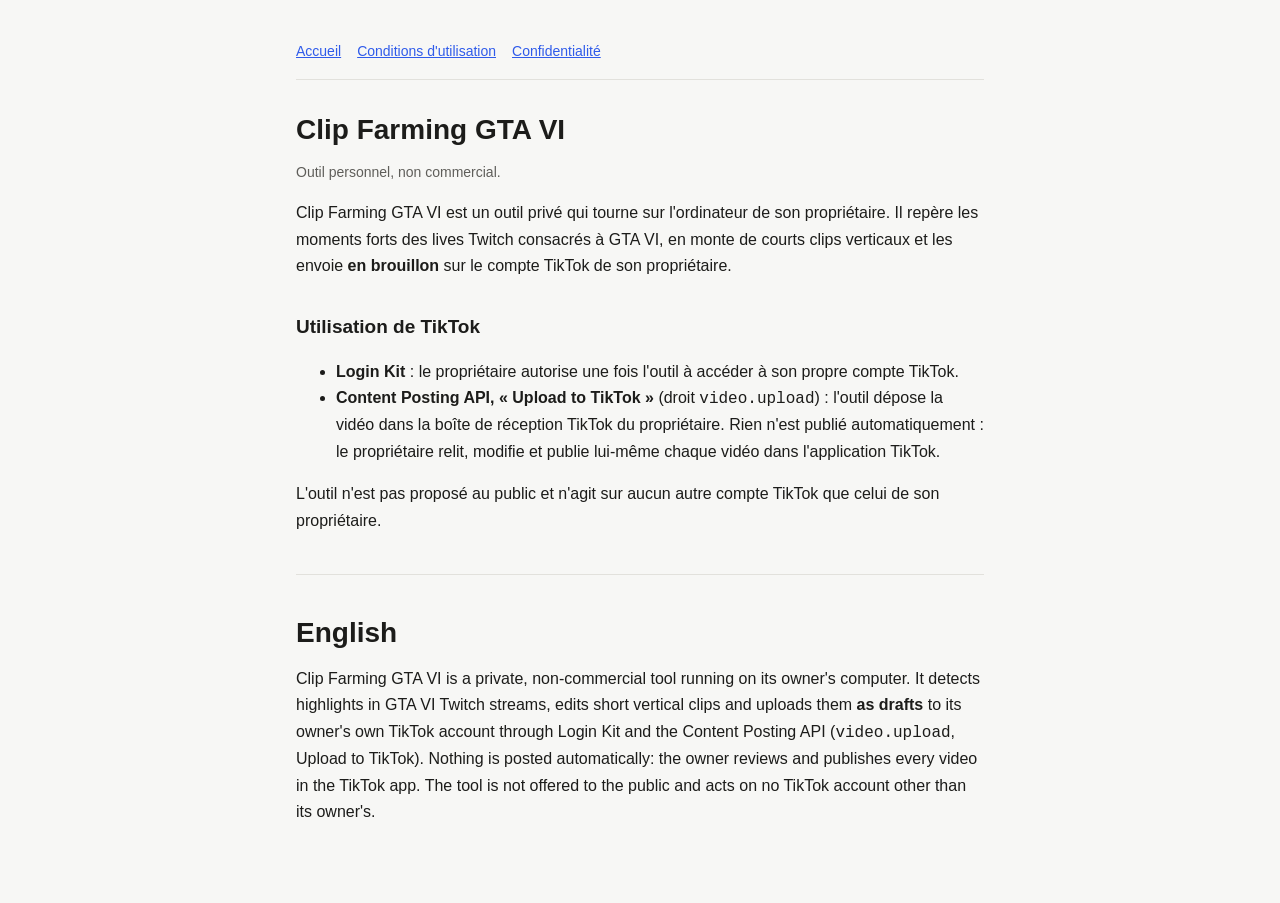
<file: index.html>
<!doctype html>
<html lang="fr">
<head>
  <meta charset="utf-8">
  <meta name="viewport" content="width=device-width, initial-scale=1">
  <title>Clip Farming GTA VI</title>
  <meta name="description" content="Outil personnel qui prépare des clips de lives GTA VI et les envoie en brouillon sur un compte TikTok.">
  <link rel="stylesheet" href="style.css">
</head>
<body>
<main>
  <nav><a href="index.html">Accueil</a><a href="terms.html">Conditions d'utilisation</a><a href="privacy.html">Confidentialité</a></nav>

  <h1>Clip Farming GTA VI</h1>
  <p class="muted">Outil personnel, non commercial.</p>

  <p>Clip Farming GTA VI est un outil privé qui tourne sur l'ordinateur de son propriétaire. Il repère les moments forts des lives Twitch consacrés à GTA VI, en monte de courts clips verticaux et les envoie <strong>en brouillon</strong> sur le compte TikTok de son propriétaire.</p>

  <h2>Utilisation de TikTok</h2>
  <ul>
    <li><strong>Login Kit</strong> : le propriétaire autorise une fois l'outil à accéder à son propre compte TikTok.</li>
    <li><strong>Content Posting API, « Upload to TikTok »</strong> (droit <code>video.upload</code>) : l'outil dépose la vidéo dans la boîte de réception TikTok du propriétaire. Rien n'est publié automatiquement : le propriétaire relit, modifie et publie lui-même chaque vidéo dans l'application TikTok.</li>
  </ul>
  <p>L'outil n'est pas proposé au public et n'agit sur aucun autre compte TikTok que celui de son propriétaire.</p>

  <hr>
  <h1>English</h1>
  <p>Clip Farming GTA VI is a private, non-commercial tool running on its owner's computer. It detects highlights in GTA VI Twitch streams, edits short vertical clips and uploads them <strong>as drafts</strong> to its owner's own TikTok account through Login Kit and the Content Posting API (<code>video.upload</code>, Upload to TikTok). Nothing is posted automatically: the owner reviews and publishes every video in the TikTok app. The tool is not offered to the public and acts on no TikTok account other than its owner's.</p>
</main>
</body>
</html>
</file>
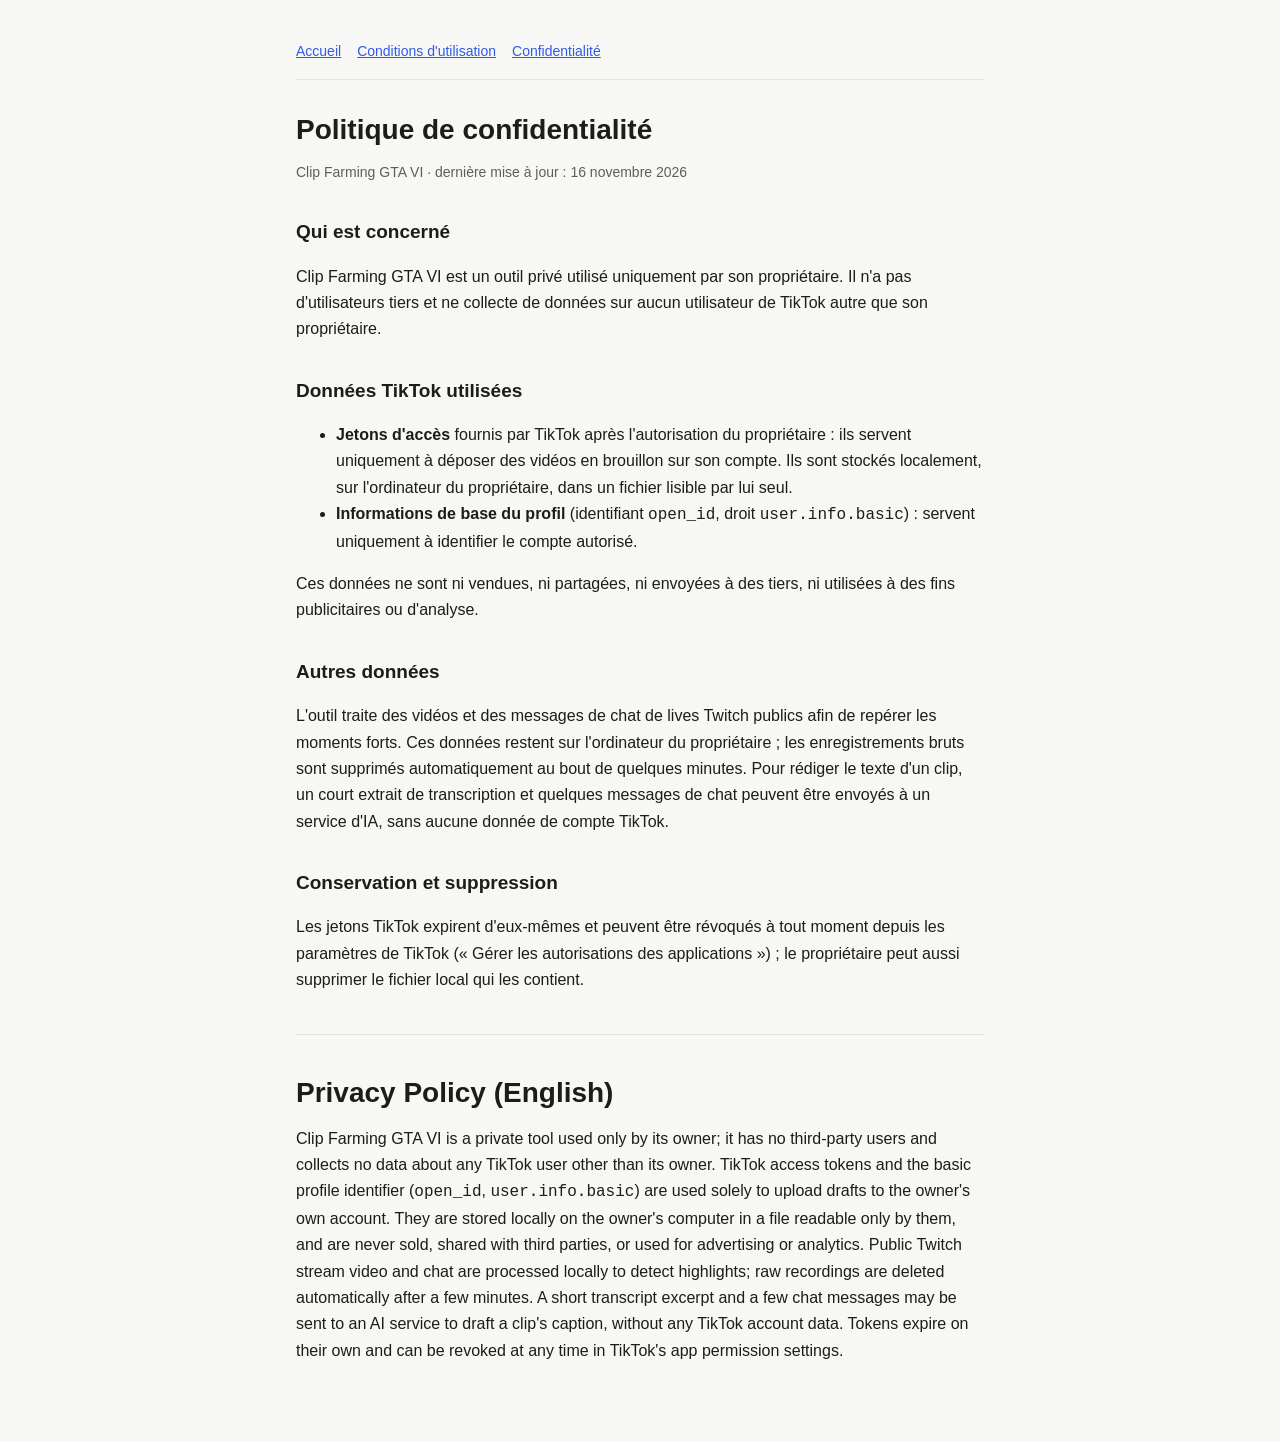
<file: privacy.html>
<!doctype html>
<html lang="fr">
<head>
  <meta charset="utf-8">
  <meta name="viewport" content="width=device-width, initial-scale=1">
  <title>Politique de confidentialité</title>
  <meta name="description" content="Politique de confidentialité de l'outil personnel Clip Farming GTA VI.">
  <link rel="stylesheet" href="style.css">
</head>
<body>
<main>
  <nav><a href="index.html">Accueil</a><a href="terms.html">Conditions d'utilisation</a><a href="privacy.html">Confidentialité</a></nav>

  <h1>Politique de confidentialité</h1>
  <p class="muted">Clip Farming GTA VI · dernière mise à jour : 16 novembre 2026</p>

  <h2>Qui est concerné</h2>
  <p>Clip Farming GTA VI est un outil privé utilisé uniquement par son propriétaire. Il n'a pas d'utilisateurs tiers et ne collecte de données sur aucun utilisateur de TikTok autre que son propriétaire.</p>

  <h2>Données TikTok utilisées</h2>
  <ul>
    <li><strong>Jetons d'accès</strong> fournis par TikTok après l'autorisation du propriétaire : ils servent uniquement à déposer des vidéos en brouillon sur son compte. Ils sont stockés localement, sur l'ordinateur du propriétaire, dans un fichier lisible par lui seul.</li>
    <li><strong>Informations de base du profil</strong> (identifiant <code>open_id</code>, droit <code>user.info.basic</code>) : servent uniquement à identifier le compte autorisé.</li>
  </ul>
  <p>Ces données ne sont ni vendues, ni partagées, ni envoyées à des tiers, ni utilisées à des fins publicitaires ou d'analyse.</p>

  <h2>Autres données</h2>
  <p>L'outil traite des vidéos et des messages de chat de lives Twitch publics afin de repérer les moments forts. Ces données restent sur l'ordinateur du propriétaire ; les enregistrements bruts sont supprimés automatiquement au bout de quelques minutes. Pour rédiger le texte d'un clip, un court extrait de transcription et quelques messages de chat peuvent être envoyés à un service d'IA, sans aucune donnée de compte TikTok.</p>

  <h2>Conservation et suppression</h2>
  <p>Les jetons TikTok expirent d'eux-mêmes et peuvent être révoqués à tout moment depuis les paramètres de TikTok (« Gérer les autorisations des applications ») ; le propriétaire peut aussi supprimer le fichier local qui les contient.</p>

  <hr>
  <h1>Privacy Policy (English)</h1>
  <p>Clip Farming GTA VI is a private tool used only by its owner; it has no third-party users and collects no data about any TikTok user other than its owner. TikTok access tokens and the basic profile identifier (<code>open_id</code>, <code>user.info.basic</code>) are used solely to upload drafts to the owner's own account. They are stored locally on the owner's computer in a file readable only by them, and are never sold, shared with third parties, or used for advertising or analytics. Public Twitch stream video and chat are processed locally to detect highlights; raw recordings are deleted automatically after a few minutes. A short transcript excerpt and a few chat messages may be sent to an AI service to draft a clip's caption, without any TikTok account data. Tokens expire on their own and can be revoked at any time in TikTok's app permission settings.</p>
</main>
</body>
</html>
</file>
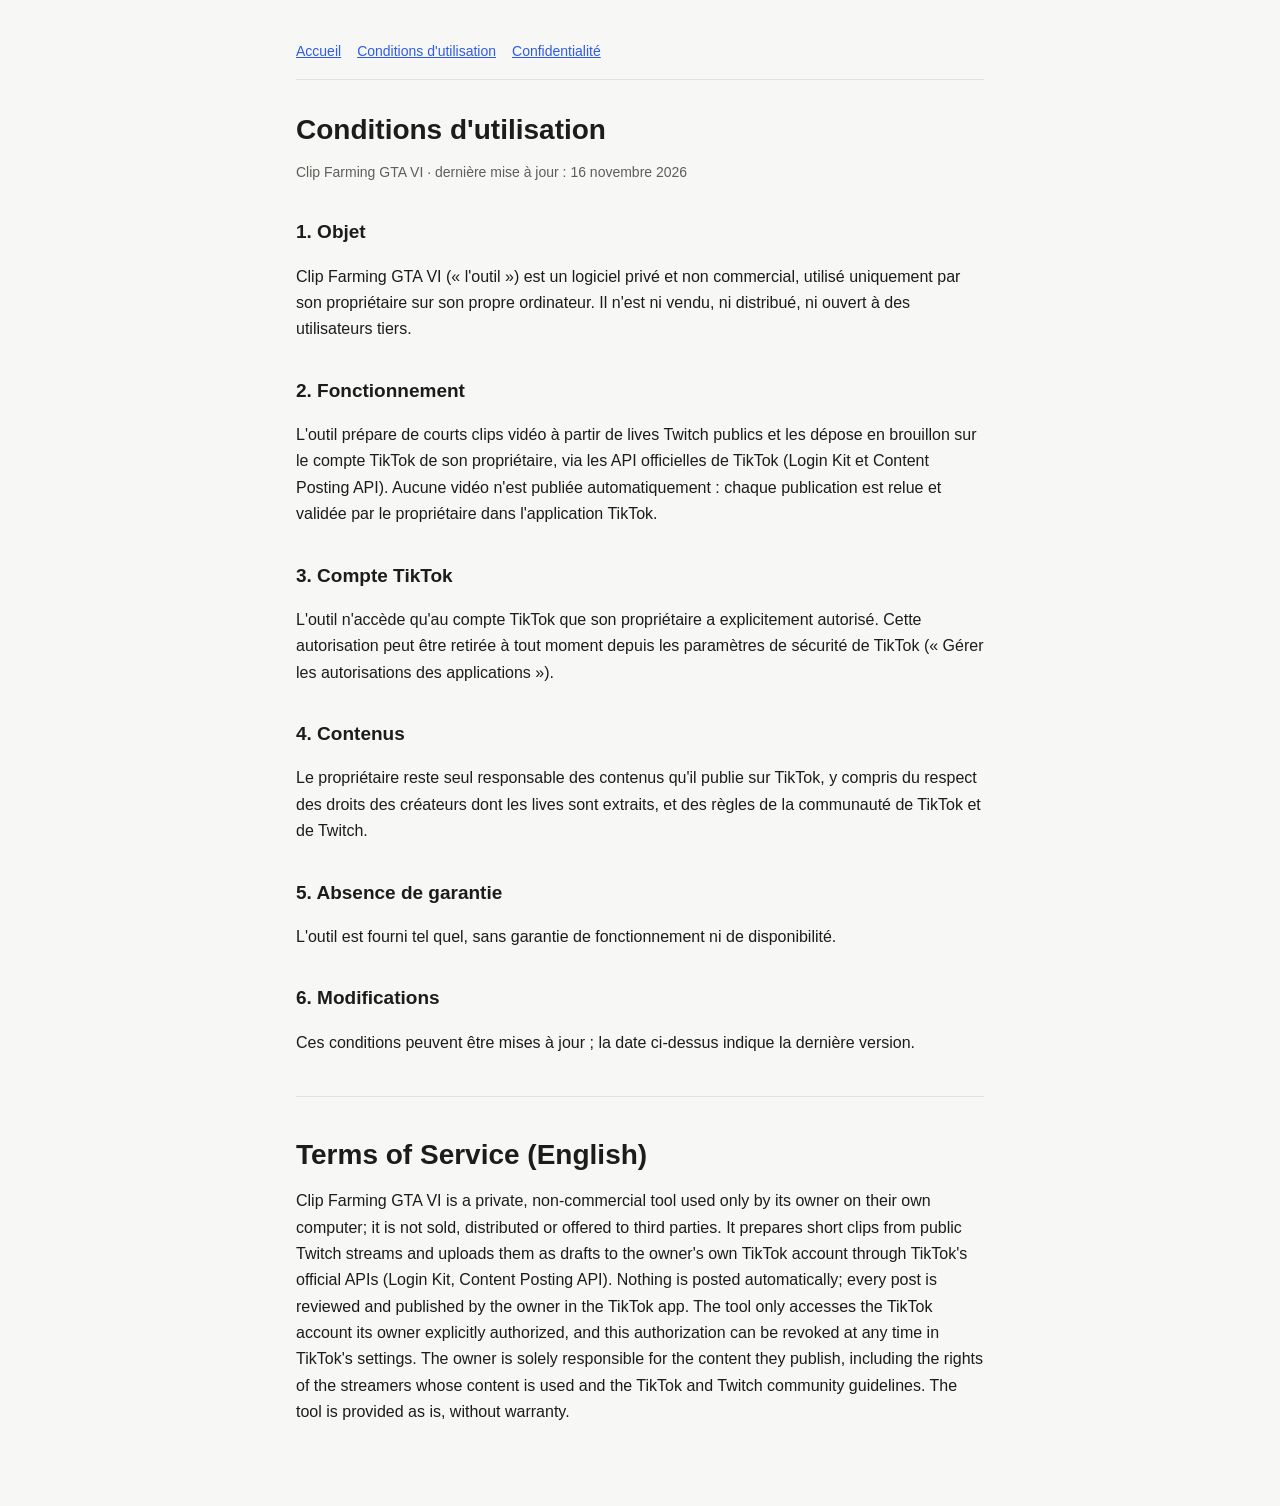
<file: terms.html>
<!doctype html>
<html lang="fr">
<head>
  <meta charset="utf-8">
  <meta name="viewport" content="width=device-width, initial-scale=1">
  <title>Conditions d'utilisation</title>
  <meta name="description" content="Conditions d'utilisation de l'outil personnel Clip Farming GTA VI.">
  <link rel="stylesheet" href="style.css">
</head>
<body>
<main>
  <nav><a href="index.html">Accueil</a><a href="terms.html">Conditions d'utilisation</a><a href="privacy.html">Confidentialité</a></nav>

  <h1>Conditions d'utilisation</h1>
  <p class="muted">Clip Farming GTA VI · dernière mise à jour : 16 novembre 2026</p>

  <h2>1. Objet</h2>
  <p>Clip Farming GTA VI (« l'outil ») est un logiciel privé et non commercial, utilisé uniquement par son propriétaire sur son propre ordinateur. Il n'est ni vendu, ni distribué, ni ouvert à des utilisateurs tiers.</p>

  <h2>2. Fonctionnement</h2>
  <p>L'outil prépare de courts clips vidéo à partir de lives Twitch publics et les dépose en brouillon sur le compte TikTok de son propriétaire, via les API officielles de TikTok (Login Kit et Content Posting API). Aucune vidéo n'est publiée automatiquement : chaque publication est relue et validée par le propriétaire dans l'application TikTok.</p>

  <h2>3. Compte TikTok</h2>
  <p>L'outil n'accède qu'au compte TikTok que son propriétaire a explicitement autorisé. Cette autorisation peut être retirée à tout moment depuis les paramètres de sécurité de TikTok (« Gérer les autorisations des applications »).</p>

  <h2>4. Contenus</h2>
  <p>Le propriétaire reste seul responsable des contenus qu'il publie sur TikTok, y compris du respect des droits des créateurs dont les lives sont extraits, et des règles de la communauté de TikTok et de Twitch.</p>

  <h2>5. Absence de garantie</h2>
  <p>L'outil est fourni tel quel, sans garantie de fonctionnement ni de disponibilité.</p>

  <h2>6. Modifications</h2>
  <p>Ces conditions peuvent être mises à jour ; la date ci-dessus indique la dernière version.</p>

  <hr>
  <h1>Terms of Service (English)</h1>
  <p>Clip Farming GTA VI is a private, non-commercial tool used only by its owner on their own computer; it is not sold, distributed or offered to third parties. It prepares short clips from public Twitch streams and uploads them as drafts to the owner's own TikTok account through TikTok's official APIs (Login Kit, Content Posting API). Nothing is posted automatically; every post is reviewed and published by the owner in the TikTok app. The tool only accesses the TikTok account its owner explicitly authorized, and this authorization can be revoked at any time in TikTok's settings. The owner is solely responsible for the content they publish, including the rights of the streamers whose content is used and the TikTok and Twitch community guidelines. The tool is provided as is, without warranty.</p>
</main>
</body>
</html>
</file>
<file: style.css>
:root {
  --bg: #f7f7f5;
  --text: #1c1c1a;
  --muted: #5f5e5a;
  --line: #e2e1dc;
  --accent: #2f5bea;
  color-scheme: light;
}
@media (prefers-color-scheme: dark) {
  :root { --bg: #141413; --text: #ecebe6; --muted: #a3a29b; --line: #2f2e2b; --accent: #7f9bf5; color-scheme: dark; }
}
* { box-sizing: border-box; }
body { margin: 0; background: var(--bg); color: var(--text); font: 16px/1.65 -apple-system, BlinkMacSystemFont, "Segoe UI", sans-serif; }
main { max-width: 720px; margin: 0 auto; padding: 40px 16px 64px; }
nav { display: flex; gap: 16px; flex-wrap: wrap; padding-bottom: 16px; border-bottom: 1px solid var(--line); margin-bottom: 32px; font-size: 14px; }
a { color: var(--accent); }
h1 { font-size: 28px; line-height: 1.25; margin: 0 0 8px; }
h2 { font-size: 19px; margin: 32px 0 8px; }
.muted { color: var(--muted); font-size: 14px; }
hr { border: 0; border-top: 1px solid var(--line); margin: 40px 0; }
</file>
